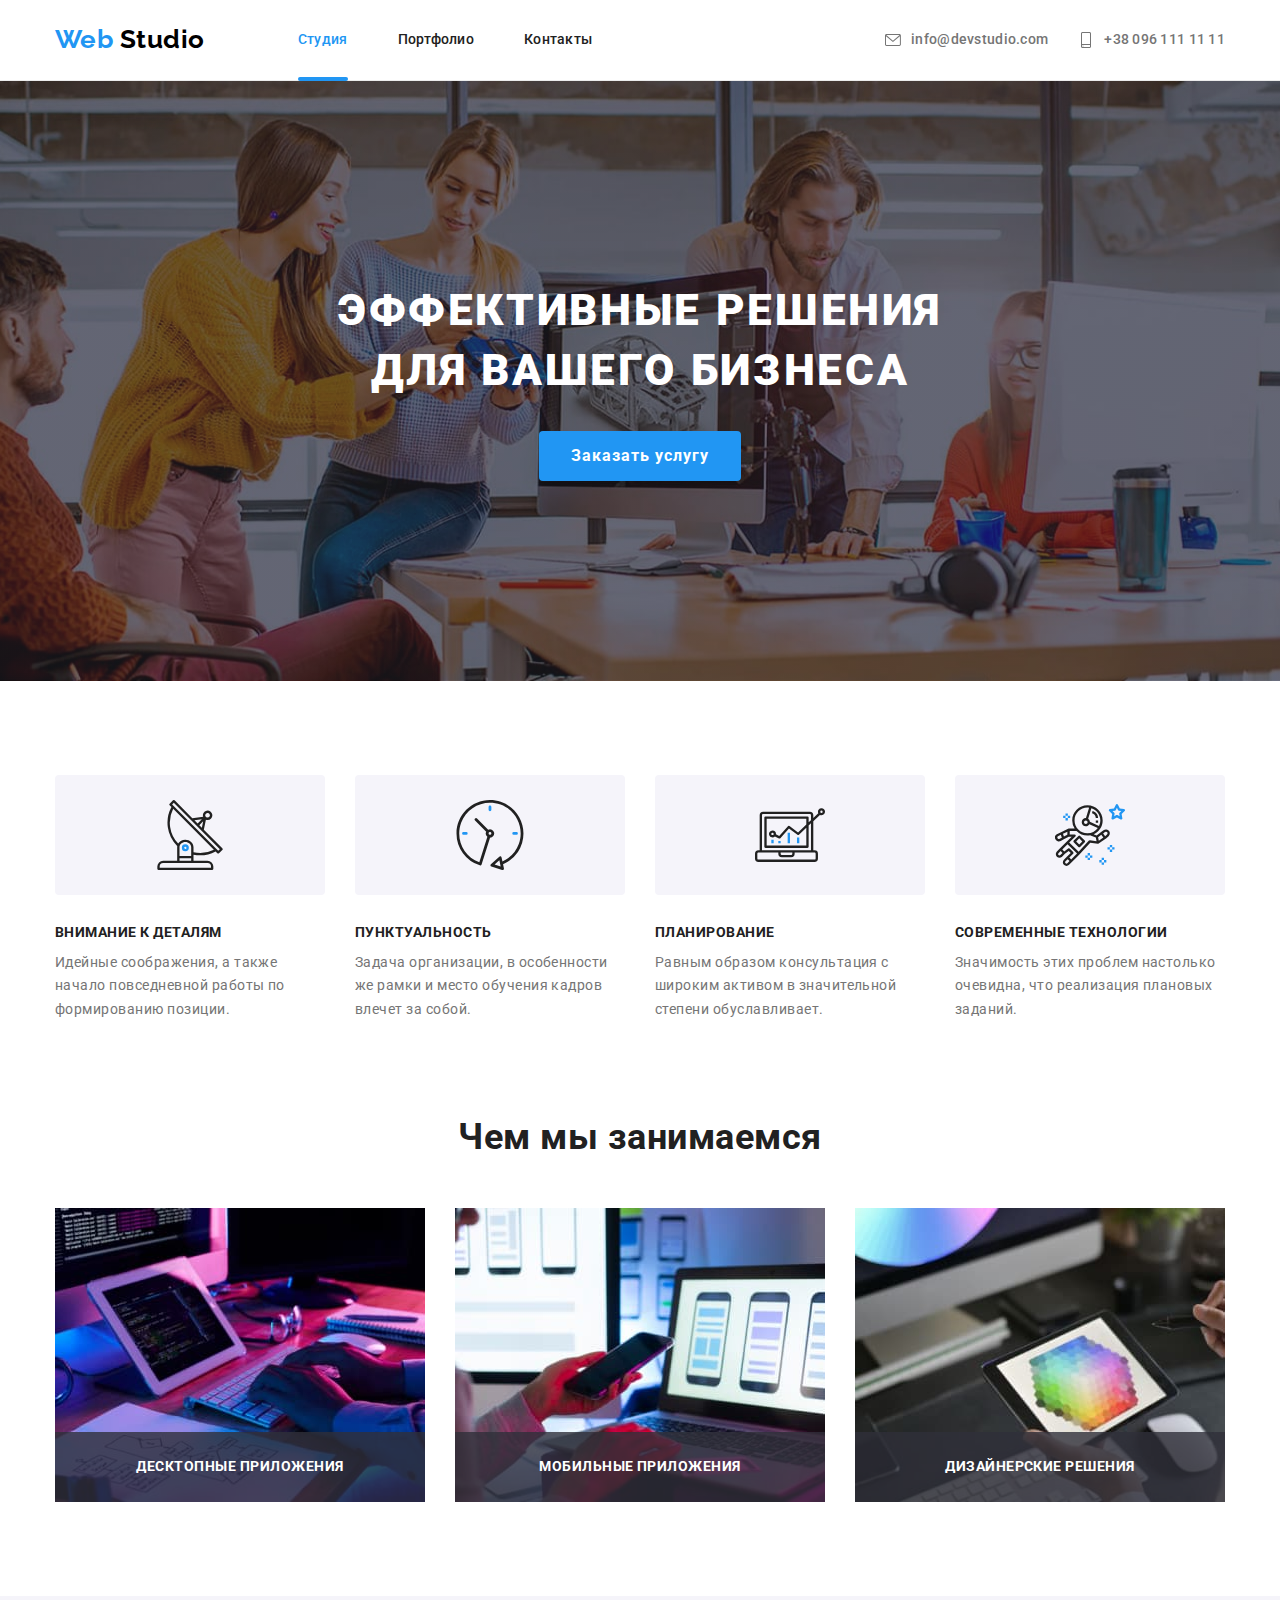
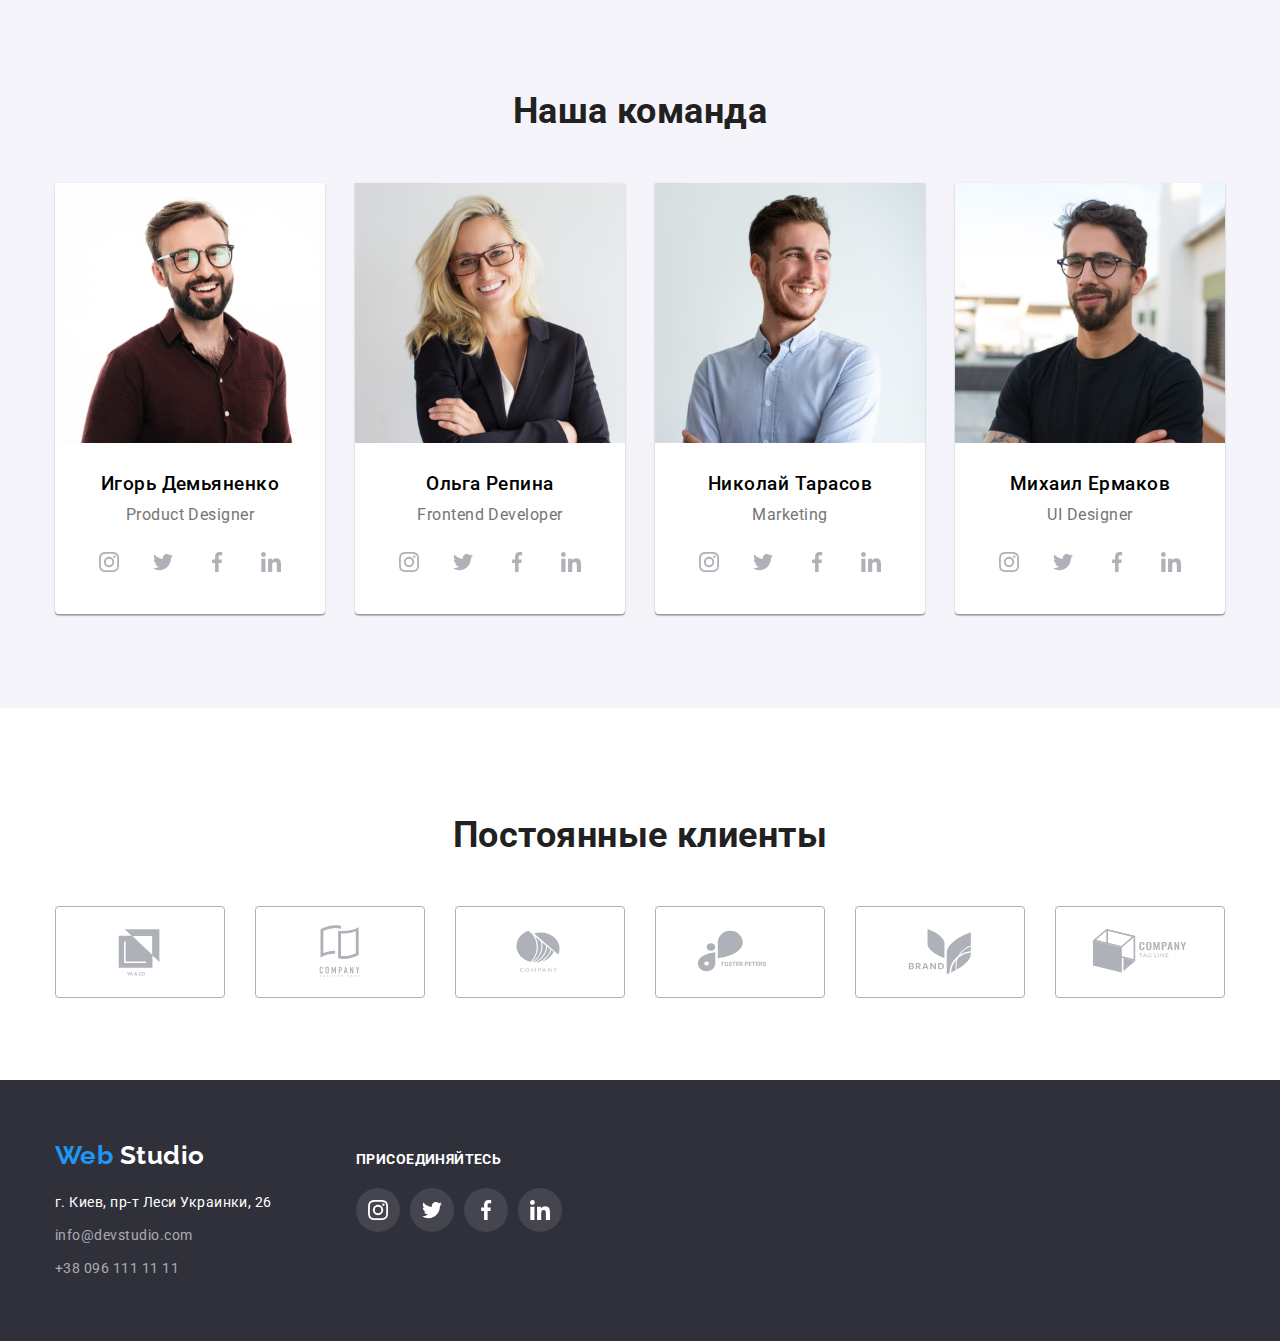
<file: index.html>
<!DOCTYPE html>
<html lang="ru">
	<head>
		<meta charset="UTF-8" />
		<meta http-equiv="X-UA-Compatible" content="IE=edge" />
		<meta name="viewport" content="width=device-width, initial-scale=1.0" />
		<title>Studio</title>
		<link
			href="https://fonts.googleapis.com/css2?family=Raleway:wght@700&family=Roboto:wght@400;500;700;900&display=swap"
			rel="stylesheet"
		/>
		<link
			rel="stylesheet"
			href="https://cdnjs.cloudflare.com/ajax/libs/modern-normalize/1.1.0/modern-normalize.css"
			integrity="sha512-Y0MM+V6ymRKN2zStTqzQ227DWhhp4Mzdo6gnlRnuaNCbc+YN/ZH0sBCLTM4M0oSy9c9VKiCvd4Jk44aCLrNS5Q=="
			crossorigin="anonymous"
			referrerpolicy="no-referrer"
		/>
		<link rel="stylesheet" href="./css/styles.css" />
	</head>
	<body>
		<header class="header">
			<div class="container header-container">
				<nav class="main-nav">
					<a href="./" class="logo">
						<span lang="en">
							Web
							<span class="logo-black-color">Studio</span>
						</span>
					</a>
					<ul class="site-nav list">
						<li class="item">
							<a href="" class="site-nav-link link site-nav-link-current">Студия</a>
						</li>
						<li class="item">
							<a href="./portfolio.html" class="site-nav-link link link">Портфолио</a>
						</li>
						<li class="item"><a href="" class="site-nav-link link">Контакты</a></li>
					</ul>
				</nav>
				<ul class="contacts list">
					<li class="item">
						<a href="mailto:info@devstudio.com" class="contacts-link link">
							<svg class="icon icon-contact-header envelope">
								<use href="./images/icons.svg#envelope"></use>
							</svg>
							info@devstudio.com
						</a>
					</li>
					<li class="item">
						<a href="tel:+380961111111" class="contacts-link link">
							<svg class="icon icon-contact-header envelope">
								<use href="./images/icons.svg#smartphone"></use>
							</svg>
							+38 096 111 11 11
						</a>
					</li>
				</ul>
			</div>
		</header>
		<main>
			<section class="hero">
				<div class="container">
					<h1 class="header-hero">Эффективные решения для вашего бизнеса</h1>
					<button type="button" class="btn-hero" data-modal-open>Заказать услугу</button>
				</div>
			</section>

			<section class="our-characteristics">
				<div class="container">
					<h2 class="visually-hidden">Особенности</h2>
					<ul class="list-chars list">
						<li class="item">
							<div class="icon-block">
								<svg class="icon-char"><use href="./images/icons.svg#antenna"></use></svg>
							</div>
							<h3 class="list-chars-header">Внимание к деталям</h3>
							<p class="list-chars-text">
								Идейные соображения, а также начало повседневной работы по формированию позиции.
							</p>
						</li>
						<li class="item">
							<div class="icon-block">
								<svg class="icon-char"><use href="./images/icons.svg#clock"></use></svg>
							</div>
							<h3 class="list-chars-header">Пунктуальность</h3>
							<p class="list-chars-text">
								Задача организации, в особенности же рамки и место обучения кадров влечет за собой.
							</p>
						</li>
						<li class="item">
							<div class="icon-block">
								<svg class="icon-char"><use href="./images/icons.svg#diagram"></use></svg>
							</div>
							<h3 class="list-chars-header">Планирование</h3>
							<p class="list-chars-text">
								Равным образом консультация с широким активом в значительной степени обуславливает.
							</p>
						</li>
						<li class="item">
							<div class="icon-block">
								<svg class="icon-char"><use href="./images/icons.svg#astronaut"></use></svg>
							</div>
							<h3 class="list-chars-header">Современные технологии</h3>
							<p class="list-chars-text">
								Значимость этих проблем настолько очевидна, что реализация плановых заданий.
							</p>
						</li>
					</ul>
				</div>
			</section>

			<section class="what-we-do">
				<div class="container">
					<h2 class="header-what-we-do text-aligned-center">Чем мы занимаемся</h2>
					<ul class="list-what-we-do list">
						<li class="item">
							<img src="./images/what-we-do1.jpg" alt="Рабочее место. Компьютер. Блок-схемы" width="370" />
							<p class="label">Десктопные приложения</p>
						</li>
						<li class="item">
							<img src="./images/what-we-do2.jpg" alt="Визуализация панелей на экране монитора" width="370" />
							<p class="label">Мобильные приложения</p>
						</li>
						<li class="item">
							<img src="./images/what-we-do3.jpg" alt="Палитра цветов на экране планшета" width="370" />
							<p class="label">Дизайнерские решения</p>
						</li>
					</ul>
				</div>
			</section>

			<section class="our-team">
				<div class="container">
					<h2 class="header-our-team text-aligned-center">Наша команда</h2>
					<ul class="team list">
						<li class="team-member text-aligned-center">
							<img class="photo" src="./images/igor-demjanenko.jpg" alt="Игорь Демьяненко" width="270" />
							<div class="info">
								<h3 class="name">Игорь Демьяненко</h3>
								<p class="title" lang="en">Product Designer</p>
								<ul class="social-icons list">
									<li class="social-icon">
										<a class="social-icon-link link" href="" aria-label="Instagram">
											<svg class="icon-social"><use href="./images/icons.svg#instagram"></use></svg>
										</a>
									</li>
									<li class="social-icon">
										<a class="social-icon-link link" href="" aria-label="Twitter">
											<svg class="icon-social"><use href="./images/icons.svg#twitter"></use></svg>
										</a>
									</li>
									<li class="social-icon">
										<a class="social-icon-link link" href="" aria-label="Facebook">
											<svg class="icon-social"><use href="./images/icons.svg#facebook"></use></svg>
										</a>
									</li>
									<li class="social-icon">
										<a class="social-icon-link link" href="" aria-label="LinkedIn">
											<svg class="icon-social"><use href="./images/icons.svg#linkedin"></use></svg>
										</a>
									</li>
								</ul>
							</div>
						</li>
						<li class="team-member text-aligned-center">
							<img class="photo" src="./images/olga-repina.jpg" alt="Ольга Репина" width="270" />
							<div class="info">
								<h3 class="name">Ольга Репина</h3>
								<p class="title" lang="en">Frontend Developer</p>
								<ul class="social-icons list">
									<li class="social-icon">
										<a class="social-icon-link link" href="" aria-label="Instagram">
											<svg class="icon-social"><use href="./images/icons.svg#instagram"></use></svg>
										</a>
									</li>
									<li class="social-icon">
										<a class="social-icon-link link" href="" aria-label="Twitter">
											<svg class="icon-social"><use href="./images/icons.svg#twitter"></use></svg>
										</a>
									</li>
									<li class="social-icon">
										<a class="social-icon-link link" href="" aria-label="Facebook">
											<svg class="icon-social"><use href="./images/icons.svg#facebook"></use></svg>
										</a>
									</li>
									<li class="social-icon">
										<a class="social-icon-link link" href="" aria-label="LinkedIn">
											<svg class="icon-social"><use href="./images/icons.svg#linkedin"></use></svg>
										</a>
									</li>
								</ul>
							</div>
						</li>
						<li class="team-member text-aligned-center">
							<img class="photo" src="./images/nikolaj-tarasov.jpg" alt="Николай Тарасов" width="270" />
							<div class="info">
								<h3 class="name">Николай Тарасов</h3>
								<p class="title" lang="en">Marketing</p>
								<ul class="social-icons list">
									<li class="social-icon">
										<a class="social-icon-link link" href="" aria-label="Instagram">
											<svg class="icon-social"><use href="./images/icons.svg#instagram"></use></svg>
										</a>
									</li>
									<li class="social-icon">
										<a class="social-icon-link link" href="" aria-label="Twitter">
											<svg class="icon-social"><use href="./images/icons.svg#twitter"></use></svg>
										</a>
									</li>
									<li class="social-icon">
										<a class="social-icon-link link" href="" aria-label="Facebook">
											<svg class="icon-social"><use href="./images/icons.svg#facebook"></use></svg>
										</a>
									</li>
									<li class="social-icon">
										<a class="social-icon-link link" href="" aria-label="LinkedIn">
											<svg class="icon-social"><use href="./images/icons.svg#linkedin"></use></svg>
										</a>
									</li>
								</ul>
							</div>
						</li>
						<li class="team-member text-aligned-center">
							<img class="photo" src="./images/mihail-jermakov.jpg" alt="Михаил Ермаков" width="270" />
							<div class="info">
								<h3 class="name">Михаил Ермаков</h3>
								<p class="title" lang="en">UI Designer</p>
								<ul class="social-icons list">
									<li class="social-icon">
										<a class="social-icon-link link" href="" aria-label="Instagram">
											<svg class="icon-social"><use href="./images/icons.svg#instagram"></use></svg>
										</a>
									</li>
									<li class="social-icon">
										<a class="social-icon-link link" href="" aria-label="Twitter">
											<svg class="icon-social"><use href="./images/icons.svg#twitter"></use></svg>
										</a>
									</li>
									<li class="social-icon">
										<a class="social-icon-link link" href="" aria-label="Facebook">
											<svg class="icon-social"><use href="./images/icons.svg#facebook"></use></svg>
										</a>
									</li>
									<li class="social-icon">
										<a class="social-icon-link link" href="" aria-label="LinkedIn">
											<svg class="icon-social"><use href="./images/icons.svg#linkedin"></use></svg>
										</a>
									</li>
								</ul>
							</div>
						</li>
					</ul>
				</div>
			</section>

			<section class="regular-customers">
				<div class="container">
					<h2 class="header-regular-customers text-aligned-center">Постоянные клиенты</h2>
					<ul class="customers list">
						<li class="customer">
							<a class="customer-link link" href="">
								<svg class="icon-customer"><use href="./images/icons.svg#ya-and-co"></use></svg>
							</a>
						</li>
						<li class="customer">
							<a class="customer-link link" href="">
								<svg class="icon-customer"><use href="./images/icons.svg#company-tagline-here"></use></svg>
							</a>
						</li>
						<li class="customer">
							<a class="customer-link link" href="">
								<svg class="icon-customer"><use href="./images/icons.svg#company"></use></svg>
							</a>
						</li>
						<li class="customer">
							<a class="customer-link link" href="">
								<svg class="icon-customer"><use href="./images/icons.svg#foster-peters"></use></svg>
							</a>
						</li>
						<li class="customer">
							<a class="customer-link link" href="">
								<svg class="icon-customer"><use href="./images/icons.svg#brand"></use></svg>
							</a>
						</li>
						<li class="customer">
							<a class="customer-link link" href="">
								<svg class="icon-customer"><use href="./images/icons.svg#company-tagline"></use></svg>
							</a>
						</li>
					</ul>
				</div>
			</section>
		</main>
		<footer class="footer">
			<div class="container">
				<div class="left-part">
					<a href="./" class="logo">
						Web
						<span class="logo-white-color">Studio</span>
					</a>
					<address>
						<ul class="address-list list">
							<li class="item">
								<a
									href="https://goo.gl/maps/h8XBH1C1pmBuiniH7"
									target="_blank"
									rel="noopener noreferrer"
									class="contacts-link link"
								>
									г. Киев, пр-т Леси Украинки, 26
								</a>
							</li>
							<li class="item">
								<a href="mailto:info@devstudio.com" class="contacts-link link">info@devstudio.com</a>
							</li>
							<li class="item">
								<a href="tel:+380961111111" class="contacts-link link">+38 096 111 11 11</a>
							</li>
						</ul>
					</address>
				</div>
				<div class="middle-part">
					<p class="footer-header">присоединяйтесь</p>
					<ul class="social-icons list">
						<li class="social-icon">
							<a class="social-icon-link link" href="" aria-label="Instagram">
								<svg class="icon-social"><use href="./images/icons.svg#instagram"></use></svg>
							</a>
						</li>
						<li class="social-icon">
							<a class="social-icon-link link" href="" aria-label="Twitter">
								<svg class="icon-social"><use href="./images/icons.svg#twitter"></use></svg>
							</a>
						</li>
						<li class="social-icon">
							<a class="social-icon-link link" href="" aria-label="Facebook">
								<svg class="icon-social"><use href="./images/icons.svg#facebook"></use></svg>
							</a>
						</li>
						<li class="social-icon">
							<a class="social-icon-link link" href="" aria-label="LinkedIn">
								<svg class="icon-social"><use href="./images/icons.svg#linkedin"></use></svg>
							</a>
						</li>
					</ul>
				</div>
			</div>
		</footer>
		<div class="backdrop is-hidden" data-modal>
			<div class="modal">
				<button type="button" class="modal-close" data-modal-close>
					<svg class="icon-close-modal">
						<use href="./images/icons.svg#icon-close"></use>
					</svg>
				</button>
			</div>
		</div>
		<script src="./js/modal.js"></script>
	</body>
</html>
</file>
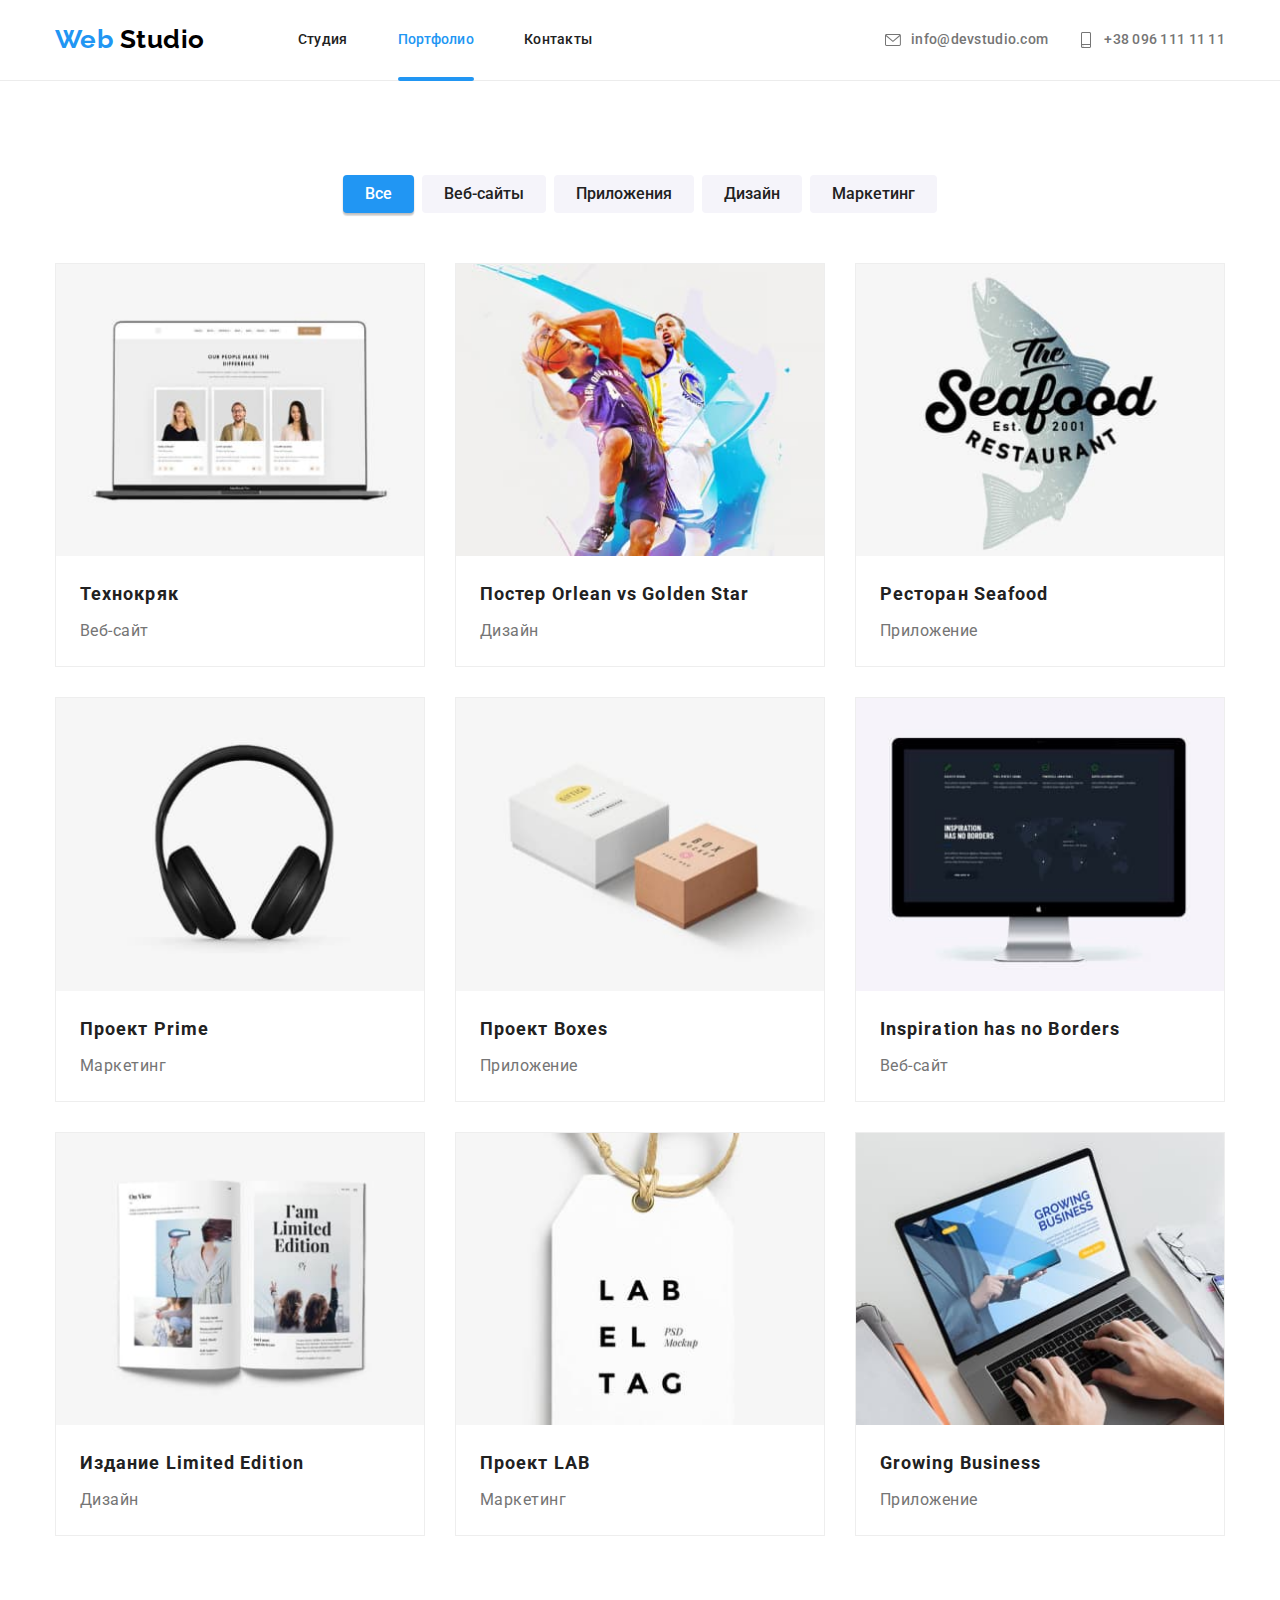
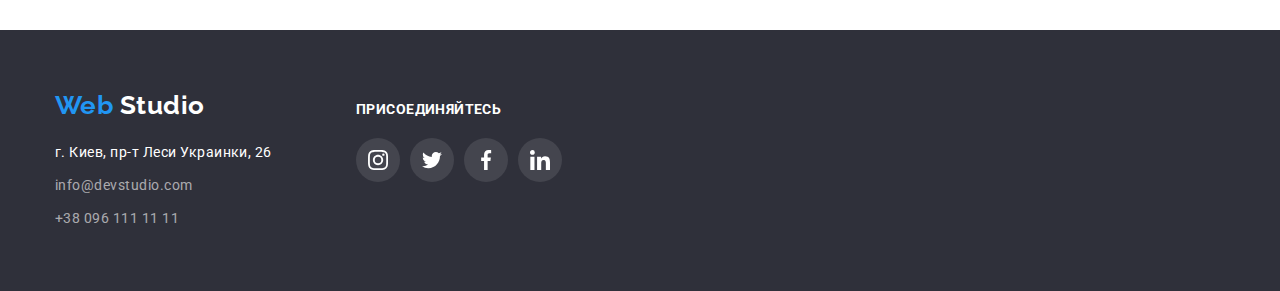
<file: portfolio.html>
<!DOCTYPE html>
<html lang="ru">
	<head>
		<meta charset="UTF-8" />
		<meta http-equiv="X-UA-Compatible" content="IE=edge" />
		<meta name="viewport" content="width=device-width, initial-scale=1.0" />
		<title>Portfolio</title>
		<link
			href="https://fonts.googleapis.com/css2?family=Raleway:wght@700&family=Roboto:wght@400;500;700;900&display=swap"
			rel="stylesheet"
		/>
		<link
			rel="stylesheet"
			href="https://cdnjs.cloudflare.com/ajax/libs/modern-normalize/1.1.0/modern-normalize.css"
			integrity="sha512-Y0MM+V6ymRKN2zStTqzQ227DWhhp4Mzdo6gnlRnuaNCbc+YN/ZH0sBCLTM4M0oSy9c9VKiCvd4Jk44aCLrNS5Q=="
			crossorigin="anonymous"
			referrerpolicy="no-referrer"
		/>
		<link rel="stylesheet" href="./css/styles.css" />
	</head>
	<body>
		<header class="header">
			<div class="container header-container">
				<nav class="main-nav">
					<a href="./" class="logo">
						<span lang="en">
							Web
							<span class="logo-black-color">Studio</span>
						</span>
					</a>
					<ul class="site-nav list">
						<li class="item"><a href="./" class="site-nav-link link">Студия</a></li>
						<li class="item">
							<a href="" class="site-nav-link link site-nav-link-current">Портфолио</a>
						</li>
						<li class="item"><a href="" class="site-nav-link link">Контакты</a></li>
					</ul>
				</nav>
				<ul class="contacts list">
					<li class="item">
						<a href="mailto:info@devstudio.com" class="contacts-link link">
							<svg class="icon icon-contact-header envelope">
								<use href="./images/icons.svg#envelope"></use>
							</svg>
							info@devstudio.com
						</a>
					</li>
					<li class="item">
						<a href="tel:+380961111111" class="contacts-link link">
							<svg class="icon icon-contact-header envelope">
								<use href="./images/icons.svg#smartphone"></use>
							</svg>
							+38 096 111 11 11
						</a>
					</li>
				</ul>
			</div>
		</header>
		<main>
			<!--Our works-->
			<section class="our-works">
				<div class="container">
					<h1 class="visually-hidden">Наши работы</h1>
					<ul class="categories list">
						<li class="item">
							<button type="button" class="btn btn-active">Все</button>
						</li>
						<li class="item">
							<button type="button" class="btn">Веб-сайты</button>
						</li>
						<li class="item">
							<button type="button" class="btn">Приложения</button>
						</li>
						<li class="item">
							<button type="button" class="btn">Дизайн</button>
						</li>
						<li class="item">
							<button type="button" class="btn">Маркетинг</button>
						</li>
					</ul>
					<ul class="cards list">
						<li class="card">
							<a href="" class="card-link link">
								<div class="overlay">
									<img
										src="./images/portfolio/technocrack.jpg"
										alt="Ноутбук с открытым сайтом фирмы Технокряк"
										width="370"
									/>
									<p class="text-hidden">
										Технокряк это современная площадка распространения коронавируса. Компании используют эту платформу
										для цифрового шпионажа и атак на защищённые сервера конкурентов.
									</p>
								</div>
								<div class="card-info">
									<h2 class="card-header">Технокряк</h2>
									<p class="card-category">Веб-сайт</p>
								</div>
							</a>
						</li>
						<li class="card">
							<a href="" class="card-link link">
								<div class="overlay">
									<img
										src="./images/portfolio/new-orlean-vs-golden-star.jpg"
										alt="Постер. Баскетболист New Orlean против баскетболиста Golden Star"
										width="370"
									/>
									<p class="text-hidden">
										Технокряк это современная площадка распространения коронавируса. Компании используют эту платформу
										для цифрового шпионажа и атак на защищённые сервера конкурентов.
									</p>
								</div>
								<div class="card-info">
									<h2 class="card-header">
										Постер
										<span lang="en">Orlean vs Golden Star</span>
									</h2>
									<p class="card-category">Дизайн</p>
								</div>
							</a>
						</li>
						<li class="card">
							<a href="" class="card-link link">
								<div class="overlay">
									<img
										src="./images/portfolio/the-seafood-restaurant.jpg"
										alt="Надпись Зэ Сифуд Ресторан на фоне изображения рыбы"
										width="370"
									/>
									<p class="text-hidden">
										Технокряк это современная площадка распространения коронавируса. Компании используют эту платформу
										для цифрового шпионажа и атак на защищённые сервера конкурентов.
									</p>
								</div>
								<div class="card-info">
									<h2 class="card-header">
										Ресторан
										<span lang="en">Seafood</span>
									</h2>
									<p class="card-category">Приложение</p>
								</div>
							</a>
						</li>
						<li class="card">
							<a href="" class="card-link link">
								<div class="overlay">
									<img src="./images/portfolio/black-headset.jpg" alt="Черные наушники" width="370" />
									<p class="text-hidden">
										Технокряк это современная площадка распространения коронавируса. Компании используют эту платформу
										для цифрового шпионажа и атак на защищённые сервера конкурентов.
									</p>
								</div>
								<div class="card-info">
									<h2 class="card-header">
										Проект
										<span lang="en">Prime</span>
									</h2>
									<p class="card-category">Маркетинг</p>
								</div>
							</a>
						</li>
						<li class="card">
							<a href="" class="card-link link">
								<div class="overlay">
									<img
										src="./images/portfolio/two-boxes.jpg"
										alt="Две картонные коробки. Одна белая, а вторая бежевая"
										width="370"
									/>
									<p class="text-hidden">
										Технокряк это современная площадка распространения коронавируса. Компании используют эту платформу
										для цифрового шпионажа и атак на защищённые сервера конкурентов.
									</p>
								</div>
								<div class="card-info">
									<h2 class="card-header">
										Проект
										<span lang="en">Boxes</span>
									</h2>
									<p class="card-category">Приложение</p>
								</div>
							</a>
						</li>
						<li class="card">
							<a href="" class="card-link link">
								<div class="overlay">
									<img
										src="./images/portfolio/black-monitor.jpg"
										alt="Инфографика на черном фоне монитора"
										width="370"
									/>
									<p class="text-hidden">
										Технокряк это современная площадка распространения коронавируса. Компании используют эту платформу
										для цифрового шпионажа и атак на защищённые сервера конкурентов.
									</p>
								</div>
								<div class="card-info">
									<h2 class="card-header"><span lang="en">Inspiration has no Borders</span></h2>
									<p class="card-category">Веб-сайт</p>
								</div>
							</a>
						</li>
						<li class="card">
							<a href="" class="card-link link">
								<div class="overlay">
									<img
										src="./images/portfolio/publisher-limited-edition.jpg"
										alt="Разворот журнала Лимитэд Эдишн"
										width="370"
									/>
									<p class="text-hidden">
										Технокряк это современная площадка распространения коронавируса. Компании используют эту платформу
										для цифрового шпионажа и атак на защищённые сервера конкурентов.
									</p>
								</div>
								<div class="card-info">
									<h2 class="card-header">
										Издание
										<span lang="en">Limited Edition</span>
									</h2>
									<p class="card-category">Дизайн</p>
								</div>
							</a>
						</li>
						<li class="card">
							<a href="" class="card-link link">
								<div class="overlay">
									<img src="./images/portfolio/project-lab.jpg" alt="Бирка ЛАБ" width="370" />
									<p class="text-hidden">
										Технокряк это современная площадка распространения коронавируса. Компании используют эту платформу
										для цифрового шпионажа и атак на защищённые сервера конкурентов.
									</p>
								</div>
								<div class="card-info">
									<h2 class="card-header">
										Проект
										<span lang="en">LAB</span>
									</h2>
									<p class="card-category">Маркетинг</p>
								</div>
							</a>
						</li>
						<li class="card">
							<a href="" class="card-link link">
								<div class="overlay">
									<img
										src="./images/portfolio/laptop-growing-business.jpg"
										alt="Запущеное приложение на ноутбуке"
										width="370"
									/>
									<p class="text-hidden">
										Технокряк это современная площадка распространения коронавируса. Компании используют эту платформу
										для цифрового шпионажа и атак на защищённые сервера конкурентов.
									</p>
								</div>
								<div class="card-info">
									<h2 class="card-header"><span lang="en">Growing Business</span></h2>
									<p class="card-category">Приложение</p>
								</div>
							</a>
						</li>
					</ul>
				</div>
			</section>
		</main>
		<footer class="footer">
			<div class="container">
				<div class="left-part">
					<a href="./" class="logo">
						Web
						<span class="logo-white-color">Studio</span>
					</a>
					<address>
						<ul class="address-list list">
							<li class="item">
								<a
									href="https://goo.gl/maps/h8XBH1C1pmBuiniH7"
									target="_blank"
									rel="noopener noreferrer"
									class="contacts-link link"
								>
									г. Киев, пр-т Леси Украинки, 26
								</a>
							</li>
							<li class="item">
								<a href="mailto:info@devstudio.com" class="contacts-link link">info@devstudio.com</a>
							</li>
							<li class="item">
								<a href="tel:+380961111111" class="contacts-link link">+38 096 111 11 11</a>
							</li>
						</ul>
					</address>
				</div>
				<div class="middle-part">
					<p class="footer-header">присоединяйтесь</p>
					<ul class="social-icons list">
						<li class="social-icon">
							<a class="social-icon-link link" href="" aria-label="Instagram">
								<svg class="icon-social"><use href="./images/icons.svg#instagram"></use></svg>
							</a>
						</li>
						<li class="social-icon">
							<a class="social-icon-link link" href="" aria-label="Twitter">
								<svg class="icon-social"><use href="./images/icons.svg#twitter"></use></svg>
							</a>
						</li>
						<li class="social-icon">
							<a class="social-icon-link link" href="" aria-label="Facebook">
								<svg class="icon-social"><use href="./images/icons.svg#facebook"></use></svg>
							</a>
						</li>
						<li class="social-icon">
							<a class="social-icon-link link" href="" aria-label="LinkedIn">
								<svg class="icon-social"><use href="./images/icons.svg#linkedin"></use></svg>
							</a>
						</li>
					</ul>
				</div>
			</div>
		</footer>
	</body>
</html>
</file>
<file: css/styles.css>
:root {
	--primary-paragraph-color: #757575;
	--primary-active-color: #2196f3;
	--secondary-logo-color: #000000;
	--primary-header-color: #212121;
	--primary-text-color-light: #ffffff;
	--secondary-text-color-light: rgba(255, 255, 255, 0.6);
	--icon-backrgound-color: #afb1b8;
	--icon-backrgound-color-features: #f5f4fa;
	--icon-backrgound-color-footer: rgba(255, 255, 255, 0.1);
	--primary-background-color: #2f303a;
	--secondary-background-color: rgba(47, 48, 58, 0.4);
	--header-border-color: #ececec;
	--card-border-color: #eeeeee;
	--main-border-radius: 4px;
	--first-transition-function: cubic-bezier(0.4, 0, 0.2, 1);
	--first-transition-timing: 250ms;
}

html {
	box-sizing: border-box;
}

*,
*::before,
*::after {
	box-sizing: inherit;
}

h1,
h2,
h3,
h4,
h5,
h6,
p {
	margin: 0;
}

body {
	font-family: "Roboto", sans-serif;
	letter-spacing: 0.03em;
	background-color: var(--primary-text-color-light);
}

/*Logo*/
.logo {
	display: block;
	padding-top: 24px;
	padding-bottom: 25px;

	font-family: "Raleway", sans-serif;
	font-weight: 700;
	font-size: 26px;
	line-height: 1.19;
	text-decoration: none;

	color: var(--primary-active-color);
}

.logo .logo-black-color {
	color: var(--secondary-logo-color);
}

.logo .logo-white-color {
	color: var(--primary-text-color-light);
}

/*Button*/
.btn {
	padding: 6px 22px;
	font-family: inherit;
	font-size: 16px;
	font-weight: 500;
	line-height: 1.62;
	background-color: var(--icon-backrgound-color-features);
	color: var(--primary-header-color);
	cursor: pointer;
	border: none;
	border-radius: var(--main-border-radius);
	-webkit-border-radius: var(--main-border-radius);
	-moz-border-radius: var(--main-border-radius);
	-ms-border-radius: var(--main-border-radius);
	-o-border-radius: var(--main-border-radius);

	transition: background-color var(--first-transition-timing) var(--first-transition-timing),
		color var(--first-transition-timing) var(--first-transition-timing),
		box-shadow var(--first-transition-timing) var(--first-transition-timing);
	-webkit-transition: background-color var(--first-transition-timing) var(--first-transition-timing),
		color var(--first-transition-timing) var(--first-transition-timing),
		box-shadow var(--first-transition-timing) var(--first-transition-timing);
	-moz-transition: background-color var(--first-transition-timing) var(--first-transition-timing),
		color var(--first-transition-timing) var(--first-transition-timing),
		box-shadow var(--first-transition-timing) var(--first-transition-timing);
	-ms-transition: background-color var(--first-transition-timing) var(--first-transition-timing),
		color var(--first-transition-timing) var(--first-transition-timing),
		box-shadow var(--first-transition-timing) var(--first-transition-timing);
	-o-transition: background-color var(--first-transition-timing) var(--first-transition-timing),
		color var(--first-transition-timing) var(--first-transition-timing),
		box-shadow var(--first-transition-timing) var(--first-transition-timing);
}

.btn-active,
.btn:hover,
.btn:focus {
	background-color: var(--primary-active-color);
	color: var(--primary-text-color-light);
	box-shadow: 0px 3px 1px rgba(0, 0, 0, 0.1), 0px 1px 2px rgba(0, 0, 0, 0.08), 0px 2px 2px rgba(0, 0, 0, 0.12);
}

/*Utility*/
.list {
	padding: 0;
	margin: 0;

	list-style: none;
}

.link {
	text-decoration: none;

	color: inherit;
}

img {
	display: block;
	max-width: 100%;
	height: auto;
}

.visually-hidden {
	position: absolute;

	width: 1px;
	height: 1px;
	margin: -1px;
	padding: 0;

	border: 0;
	white-space: nowrap;
	clip-path: inset(100%);
	clip: rect(0 0 0 0);
	overflow: hidden;
}

.container {
	width: 1200px;
	padding-left: 15px;
	padding-right: 15px;
	margin-left: auto;
	margin-right: auto;
}

.text-aligned-center {
	text-align: center;
}

/*Header*/
.header {
	border-bottom: 1px solid var(--header-border-color);
}

.header-container {
	display: flex;

	align-items: center;
}

.main-nav {
	display: flex;
}

.main-nav > .logo {
	margin-right: 93px;
}

.site-nav,
.contacts {
	display: flex;

	font-size: 14px;
	line-height: 1.14;
	font-weight: 500;
	letter-spacing: 0.02em;
}

.contacts {
	margin-left: auto;
}

.site-nav > .item:not(:last-child) {
	margin-right: 50px;
}

.contacts > .item:not(:last-child) {
	margin-right: 30px;
}

.site-nav-link {
	display: block;
	padding-top: 32px;
	padding-bottom: 32px;

	color: var(--primary-header-color);
}

.contacts-link {
	display: flex;
	padding-top: 32px;
	padding-bottom: 32px;

	color: var(--primary-paragraph-color);
}

.site-nav-link,
.contacts-link {
	transition: color var(--first-transition-timing) var(--first-transition-function);
	-webkit-transition: color var(--first-transition-timing) var(--first-transition-function);
	-moz-transition: color var(--first-transition-timing) var(--first-transition-function);
	-ms-transition: color var(--first-transition-timing) var(--first-transition-function);
	-o-transition: color var(--first-transition-timing) var(--first-transition-function);
}

.site-nav-link-current,
.site-nav-link:hover,
.site-nav-link:focus,
.contacts-link:hover,
.contacts-link:focus {
	color: var(--primary-active-color);
}

.site-nav-link-current {
	position: relative;
}

.site-nav-link-current::after {
	content: "";

	position: absolute;
	left: 0;
	bottom: -1px;

	width: 100%;
	height: 4px;

	background: var(--primary-active-color);
	border-radius: 2px;
}

.icon-contact-header {
	width: 16px;
	height: 16px;
	margin-right: 10px;

	fill: currentColor;
}

/*Hero*/
.hero {
	max-width: 1600px;
	margin: 0 auto;
	padding-top: 200px;
	padding-bottom: 200px;

	text-align: center;

	color: var(--primary-text-color-light);
	background-image: linear-gradient(rgba(47, 48, 58, 0.4), rgba(47, 48, 58, 0.4)), url(../images/hero-bg.jpg);
	background-position: center;
	background-repeat: no-repeat;
	background-size: cover;
}

.header-hero {
	width: 60%;
	margin-left: auto;
	margin-right: auto;
	margin-bottom: 30px;

	font-weight: 900;
	font-size: 44px;
	line-height: 1.36;
	letter-spacing: 0.06em;
	text-transform: uppercase;
}

.btn-hero {
	padding: 10px 32px;
	font-family: inherit;
	font-weight: 700;
	font-size: 16px;
	line-height: 1.87;
	letter-spacing: 0.06em;
	color: var(--primary-text-color-light);
	background-color: var(--primary-active-color);
	box-shadow: 0px 4px 4px rgba(0, 0, 0, 0.15);
	border: none;
	cursor: pointer;
	border-radius: var(--main-border-radius);
	-webkit-border-radius: var(--main-border-radius);
	-moz-border-radius: var(--main-border-radius);
	-ms-border-radius: var(--main-border-radius);
	-o-border-radius: var(--main-border-radius);

	transition: background-color var(--first-transition-timing) var(--first-transition-function);
	-webkit-transition: background-color var(--first-transition-timing) var(--first-transition-function);
	-moz-transition: background-color var(--first-transition-timing) var(--first-transition-function);
	-ms-transition: background-color var(--first-transition-timing) var(--first-transition-function);
	-o-transition: background-color var(--first-transition-timing) var(--first-transition-function);
}

.btn-hero:hover,
.btn-hero:focus {
	background-color: #188ce8;
}

/*Our characteristics*/
.our-characteristics {
	padding-top: 94px;
	padding-bottom: 94px;
}

.list-chars {
	display: flex;

	font-size: 14px;
}

.icon-block {
	display: flex;
	justify-content: center;
	align-items: center;
	margin-bottom: 30px;
	height: 120px;

	background-color: var(--icon-backrgound-color-features);
	border-radius: var(--main-border-radius);
	-webkit-border-radius: var(--main-border-radius);
	-moz-border-radius: var(--main-border-radius);
	-ms-border-radius: var(--main-border-radius);
	-o-border-radius: var(--main-border-radius);
}

.icon-char {
	width: 70px;
	height: 70px;
}

.list-chars > .item {
	flex-basis: calc((100% - 90px) / 4);
}

.list-chars > .item:not(:last-child) {
	margin-right: 30px;
}

.list-chars-header {
	margin-bottom: 10px;

	font-size: 14px;
	font-weight: 700;
	line-height: 1.14;
	text-transform: uppercase;

	color: var(--primary-header-color);
}

.list-chars-text {
	line-height: 1.71;

	color: var(--primary-paragraph-color);
}

/*What we do*/
.what-we-do {
	padding-bottom: 94px;
}

.list-what-we-do {
	display: flex;
}

.list-what-we-do > .item {
	position: relative;

	margin-right: 30px;
	flex-basis: calc((100% - 60px) / 3);
}

.list-what-we-do > .item:last-child {
	margin-right: 0;
}

.list-what-we-do .label {
	position: absolute;
	bottom: 0;

	display: flex;
	justify-content: center;
	align-items: center;
	width: 100%;
	height: 70px;

	font-weight: 700;
	font-size: 14px;
	line-height: 1.14;
	text-align: center;
	text-transform: uppercase;

	background-color: rgba(47, 48, 58, 0.8);
	color: var(--primary-text-color-light);
}

.header-what-we-do,
.header-our-team,
.header-regular-customers {
	margin-bottom: 50px;

	font-weight: 700;
	font-size: 36px;
	line-height: 1.17;

	color: var(--primary-header-color);
}

/*Our team*/
.our-team {
	padding-top: 94px;
	padding-bottom: 94px;

	background-color: var(--icon-backrgound-color-features);
}

.team {
	display: flex;
}

.team-member {
	flex-basis: calc((100% - 90px) / 4);
	margin-right: 30px;

	background-color: var(--primary-text-color-light);
	border-radius: 0px 0px 4px 4px;
	box-shadow: 0px 1px 3px rgba(0, 0, 0, 0.12), 0px 1px 1px rgba(0, 0, 0, 0.14), 0px 2px 1px rgba(0, 0, 0, 0.2);
}

.team-member:last-child {
	margin-right: 0;
}

.team-member .info {
	padding-top: 30px;
	padding-bottom: 30px;

	font-size: 16px;
	line-height: 1.19;
}
.team-member .name {
	margin-bottom: 10px;
	font-weight: 500;
}

.team-member .title {
	margin-bottom: 16px;

	font-weight: 400;

	color: var(--primary-paragraph-color);
}

.social-icons {
	display: flex;
	justify-content: center;
	align-items: center;

	color: var(--icon-backrgound-color);
}

.social-icon {
	width: 44px;
	height: 44px;
}

.social-icon:not(:last-child) {
	margin-right: 10px;
}

.social-icon-link {
	display: flex;
	justify-content: center;
	align-items: center;
	width: 100%;
	height: 100%;
	border-radius: 50%;
	-webkit-border-radius: 50%;
	-moz-border-radius: 50%;
	-ms-border-radius: 50%;
	-o-border-radius: 50%;

	transition: background-color var(--first-transition-timing) var(--first-transition-timing),
		color var(--first-transition-timing) var(--first-transition-timing);
	-webkit-transition: background-color var(--first-transition-timing) var(--first-transition-timing),
		color var(--first-transition-timing) var(--first-transition-timing);
	-moz-transition: background-color var(--first-transition-timing) var(--first-transition-timing),
		color var(--first-transition-timing) var(--first-transition-timing);
	-ms-transition: background-color var(--first-transition-timing) var(--first-transition-timing),
		color var(--first-transition-timing) var(--first-transition-timing);
	-o-transition: background-color var(--first-transition-timing) var(--first-transition-timing),
		color var(--first-transition-timing) var(--first-transition-timing);
}

.social-icon-link:hover,
.social-icon-link:focus {
	background-color: var(--primary-active-color);
	color: var(--primary-text-color-light);
}

.icon-social {
	width: 20px;
	height: 20px;
	fill: currentColor;
}

/*Regular customers*/
.regular-customers {
	padding-top: 106px;
	padding-bottom: 82px;
}

.customers {
	display: flex;
	justify-content: center;
}

.customer {
	flex-basis: calc((100% - 60px) / 3);
	height: 92px;
}

.customer:not(:last-child) {
	margin-right: 30px;
}

.customer-link {
	display: flex;
	justify-content: center;
	align-items: center;
	height: 100%;
	width: 100%;
	color: var(--icon-backrgound-color);
	border: 1px solid var(--icon-backrgound-color);
	box-sizing: border-box;
	border-radius: var(--main-border-radius);
	-webkit-border-radius: var(--main-border-radius);
	-moz-border-radius: var(--main-border-radius);
	-ms-border-radius: var(--main-border-radius);
	-o-border-radius: var(--main-border-radius);

	transition: border-color var(--first-transition-timing) var(--first-transition-timing),
		color var(--first-transition-timing) var(--first-transition-timing);
	-webkit-transition: border-color var(--first-transition-timing) var(--first-transition-timing),
		color var(--first-transition-timing) var(--first-transition-timing);
	-moz-transition: border-color var(--first-transition-timing) var(--first-transition-timing),
		color var(--first-transition-timing) var(--first-transition-timing);
	-ms-transition: border-color var(--first-transition-timing) var(--first-transition-timing),
		color var(--first-transition-timing) var(--first-transition-timing);
	-o-transition: border-color var(--first-transition-timing) var(--first-transition-timing),
		color var(--first-transition-timing) var(--first-transition-timing);
}

.customer-link:hover,
.customer-link:focus {
	color: var(--primary-active-color);
	border-color: var(--primary-active-color);
}

.icon-customer {
	width: 106px;
	height: 60px;

	fill: currentColor;
}

/*Footer*/
.footer {
	padding-top: 60px;
	padding-bottom: 60px;

	background-color: var(--primary-background-color);
}

.footer .container {
	display: flex;
	align-items: baseline;
}

.left-part,
.middle-part {
	width: 231px;
	margin-right: 70px;
}

.middle-part {
	width: 206px;
}

.footer .logo {
	display: inline-block;
	padding: 0;
	margin-bottom: 20px;
}

.footer .contacts-link {
	display: inline-block;
	padding: 0;
}

.address-list > .item {
	margin-bottom: 9px;

	font-size: 14px;
	font-style: normal;
	line-height: 1.71;

	color: var(--primary-text-color-light);
}

.address-list > .item:last-child {
	margin-bottom: 0;
}

.address-list > .item:first-child .contacts-link {
	color: var(--primary-text-color-light);
}

.address-list > .item .contacts-link {
	color: var(--secondary-text-color-light);

	transition: color var(--first-transition-timing) var(--first-transition-timing);
	-webkit-transition: color var(--first-transition-timing) var(--first-transition-timing);
	-moz-transition: color var(--first-transition-timing) var(--first-transition-timing);
	-ms-transition: color var(--first-transition-timing) var(--first-transition-timing);
	-o-transition: color var(--first-transition-timing) var(--first-transition-timing);
}

.address-list > .item .contacts-link:hover,
.address-list > .item .contacts-link:focus {
	color: var(--primary-active-color);
}

.footer-header {
	margin-bottom: 20px;

	font-weight: 700;
	font-size: 14px;
	line-height: 1.14;
	letter-spacing: 0.03em;
	text-transform: uppercase;

	color: var(--primary-text-color-light);
}

.footer .social-icons {
	display: flex;
	justify-content: flex-start;

	color: var(--icon-backrgound-color);
}

.footer .social-icon-link {
	display: flex;
	justify-content: center;
	align-items: center;
	width: 100%;
	height: 100%;
	color: var(--primary-text-color-light);
	background-color: rgba(255, 255, 255, 0.1);
	border-radius: 50%;
	-webkit-border-radius: 50%;
	-moz-border-radius: 50%;
	-ms-border-radius: 50%;
	-o-border-radius: 50%;

	transition: background-color var(--first-transition-timing) var(--first-transition-timing);
	-webkit-transition: background-color var(--first-transition-timing) var(--first-transition-timing);
	-moz-transition: background-color var(--first-transition-timing) var(--first-transition-timing);
	-ms-transition: background-color var(--first-transition-timing) var(--first-transition-timing);
	-o-transition: background-color var(--first-transition-timing) var(--first-transition-timing);
}

.footer .social-icon-link:hover,
.footer .social-icon-link:focus {
	background-color: var(--primary-active-color);
}

/*Modal window*/
.backdrop {
	position: fixed;
	top: 0;
	left: 0;
	height: 100vh;
	width: 100vw;
	background-color: rgba(0, 0, 0, 0.2);
	transition: opacity var(--first-transition-timing), visibility var(--first-transition-timing);
	-webkit-transition: opacity var(--first-transition-timing), visibility var(--first-transition-timing);
	-moz-transition: opacity var(--first-transition-timing), visibility var(--first-transition-timing);
	-ms-transition: opacity var(--first-transition-timing), visibility var(--first-transition-timing);
	-o-transition: opacity var(--first-transition-timing), visibility var(--first-transition-timing);
}

.backdrop.is-hidden .modal {
	top: 50%;
	left: 50%;
	transform: translate(-50%, -50%) scale(0.5);
	-webkit-transform: translate(-50%, -50%) scale(0.5);
	-moz-transform: translate(-50%, -50%) scale(0.5);
	-ms-transform: translate(-50%, -50%) scale(0.5);
	-o-transform: translate(-50%, -50%) scale(0.5);
}

.modal {
	position: absolute;
	top: 50%;
	left: 50%;
	width: 528px;
	min-height: 581px;
	background-color: var(--primary-text-color-light);
	box-shadow: 0px 1px 3px rgba(0, 0, 0, 0.12), 0px 1px 1px rgba(0, 0, 0, 0.14), 0px 2px 1px rgba(0, 0, 0, 0.2);
	border-radius: var(--first-transition-function);
	-webkit-border-radius: var(--first-transition-function);
	-moz-border-radius: var(--first-transition-function);
	-ms-border-radius: var(--first-transition-function);
	-o-border-radius: var(--first-transition-function);
	transform: scale(1) translate(-50%, -50%);
	-webkit-transform: scale(1) translate(-50%, -50%);
	-moz-transform: scale(1) translate(-50%, -50%);
	-ms-transform: scale(1) translate(-50%, -50%);
	-o-transform: scale(1) translate(-50%, -50%);
	transition: transform var(--first-transition-timing);
	-webkit-transition: transform var(--first-transition-timing);
	-moz-transition: transform var(--first-transition-timing);
	-ms-transition: transform var(--first-transition-timing);
	-o-transition: transform var(--first-transition-timing);
}

.modal-close {
	position: absolute;
	top: 8px;
	right: 8px;

	display: flex;
	justify-content: center;
	align-items: center;
	width: 30px;
	height: 30px;

	background-color: transparent;
	border: 1px solid rgba(0, 0, 0, 0.1);
	border-radius: 50%;
	-webkit-border-radius: 50%;
	-moz-border-radius: 50%;
	-ms-border-radius: 50%;
	-o-border-radius: 50%;
}

.icon-close-modal {
	width: 18px;
	height: 18px;
	fill: var(--secondary-logo-color);
}

.is-hidden {
	visibility: hidden;
	opacity: 0;
	pointer-events: none;
}

/*Portfolio*/
.our-works {
	padding-top: 94px;
	padding-bottom: 94px;
}

/*Categories*/
.categories {
	display: flex;
	justify-content: center;
	margin-bottom: 50px;
}

.categories > .item:not(:last-child) {
	margin-right: 8px;
}

/*Cards*/
.cards {
	display: flex;
	flex-wrap: wrap;
}

.card {
	flex-basis: calc((100% - 60px) / 3);
	margin-bottom: 30px;

	border: 1px solid var(--card-border-color);
}

.card:not(:nth-child(3n + 3)) {
	margin-right: 30px;
}

.card:nth-last-child(-n + 3) {
	margin-bottom: 0;
}

.card-link {
	display: block;

	transition: box-shadow var(--first-transition-timing) var(--first-transition-timing);
	-webkit-transition: box-shadow var(--first-transition-timing) var(--first-transition-timing);
	-moz-transition: box-shadow var(--first-transition-timing) var(--first-transition-timing);
	-ms-transition: box-shadow var(--first-transition-timing) var(--first-transition-timing);
	-o-transition: box-shadow var(--first-transition-timing) var(--first-transition-timing);
}

.card-link:hover,
.card-link:focus {
	box-shadow: 0px 1px 1px rgba(0, 0, 0, 0.12), 0px 4px 4px rgba(0, 0, 0, 0.06), 1px 4px 6px rgba(0, 0, 0, 0.16);
}

.card-link:hover .text-hidden,
.card-link:focus .text-hidden {
	transform: translateY(0);
	-webkit-transform: translateY(0);
	-moz-transform: translateY(0);
	-ms-transform: translateY(0);
	-o-transform: translateY(0);
}

.overlay {
	position: relative;

	overflow: hidden;
}

.text-hidden {
	position: absolute;
	top: 0;
	padding: 63px 24px;
	height: 100%;
	font-size: 18px;
	line-height: 1.56;
	color: var(--primary-text-color-light);
	background-color: rgba(33, 150, 243, 0.9);
	transform: translateY(101%);
	-webkit-transform: translateY(101%);
	-moz-transform: translateY(101%);
	-ms-transform: translateY(101%);
	-o-transform: translateY(101%);
	transition: transform var(--first-transition-timing) var(--first-transition-function);
	-webkit-transition: transform var(--first-transition-timing) var(--first-transition-function);
	-moz-transition: transform var(--first-transition-timing) var(--first-transition-function);
	-ms-transition: transform var(--first-transition-timing) var(--first-transition-function);
	-o-transition: transform var(--first-transition-timing) var(--first-transition-function);
	overflow: auto;
}

.card-info {
	padding: 20px 24px;
}

.card-header {
	margin-bottom: 4px;

	font-size: 18px;
	font-weight: 700;
	line-height: 2;
	letter-spacing: 0.06em;

	color: var(--primary-header-color);
}

.card-category {
	font-size: 16px;
	line-height: 1.87;

	color: var(--primary-paragraph-color);
}
</file>
